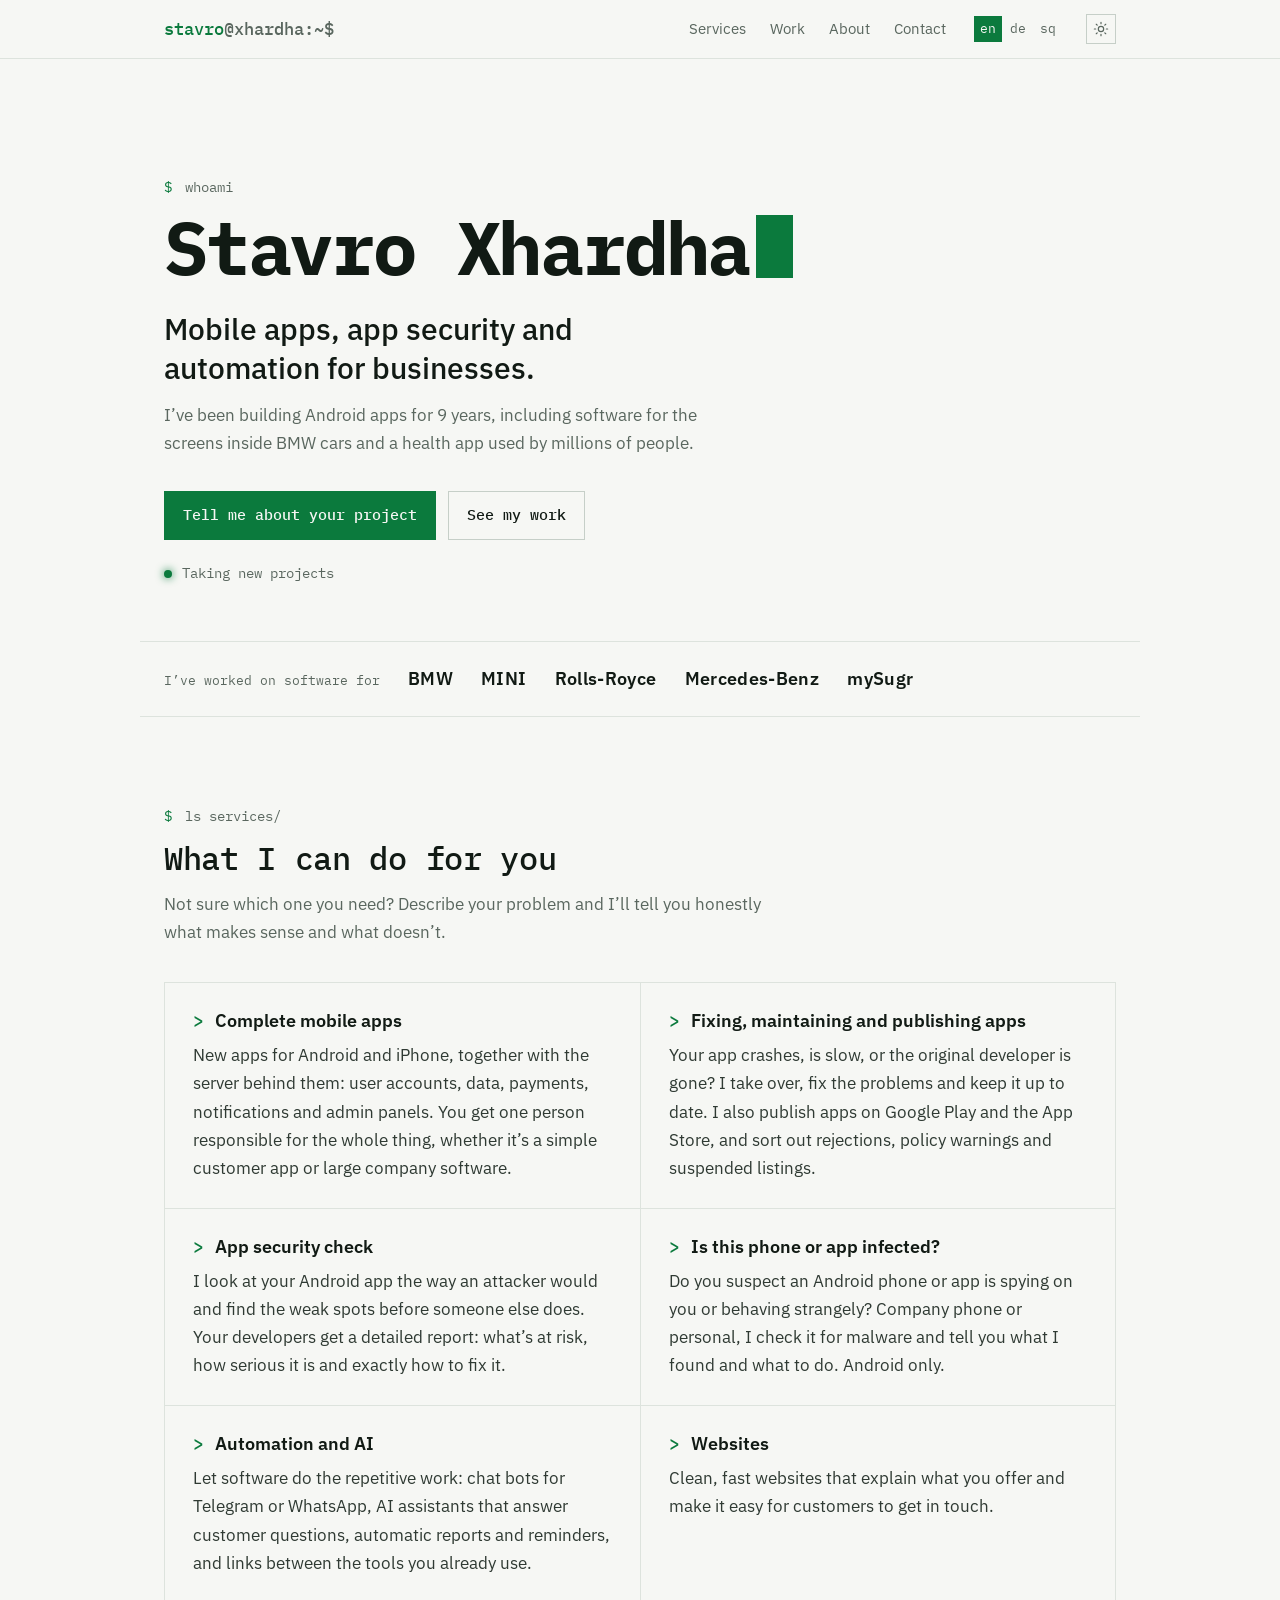
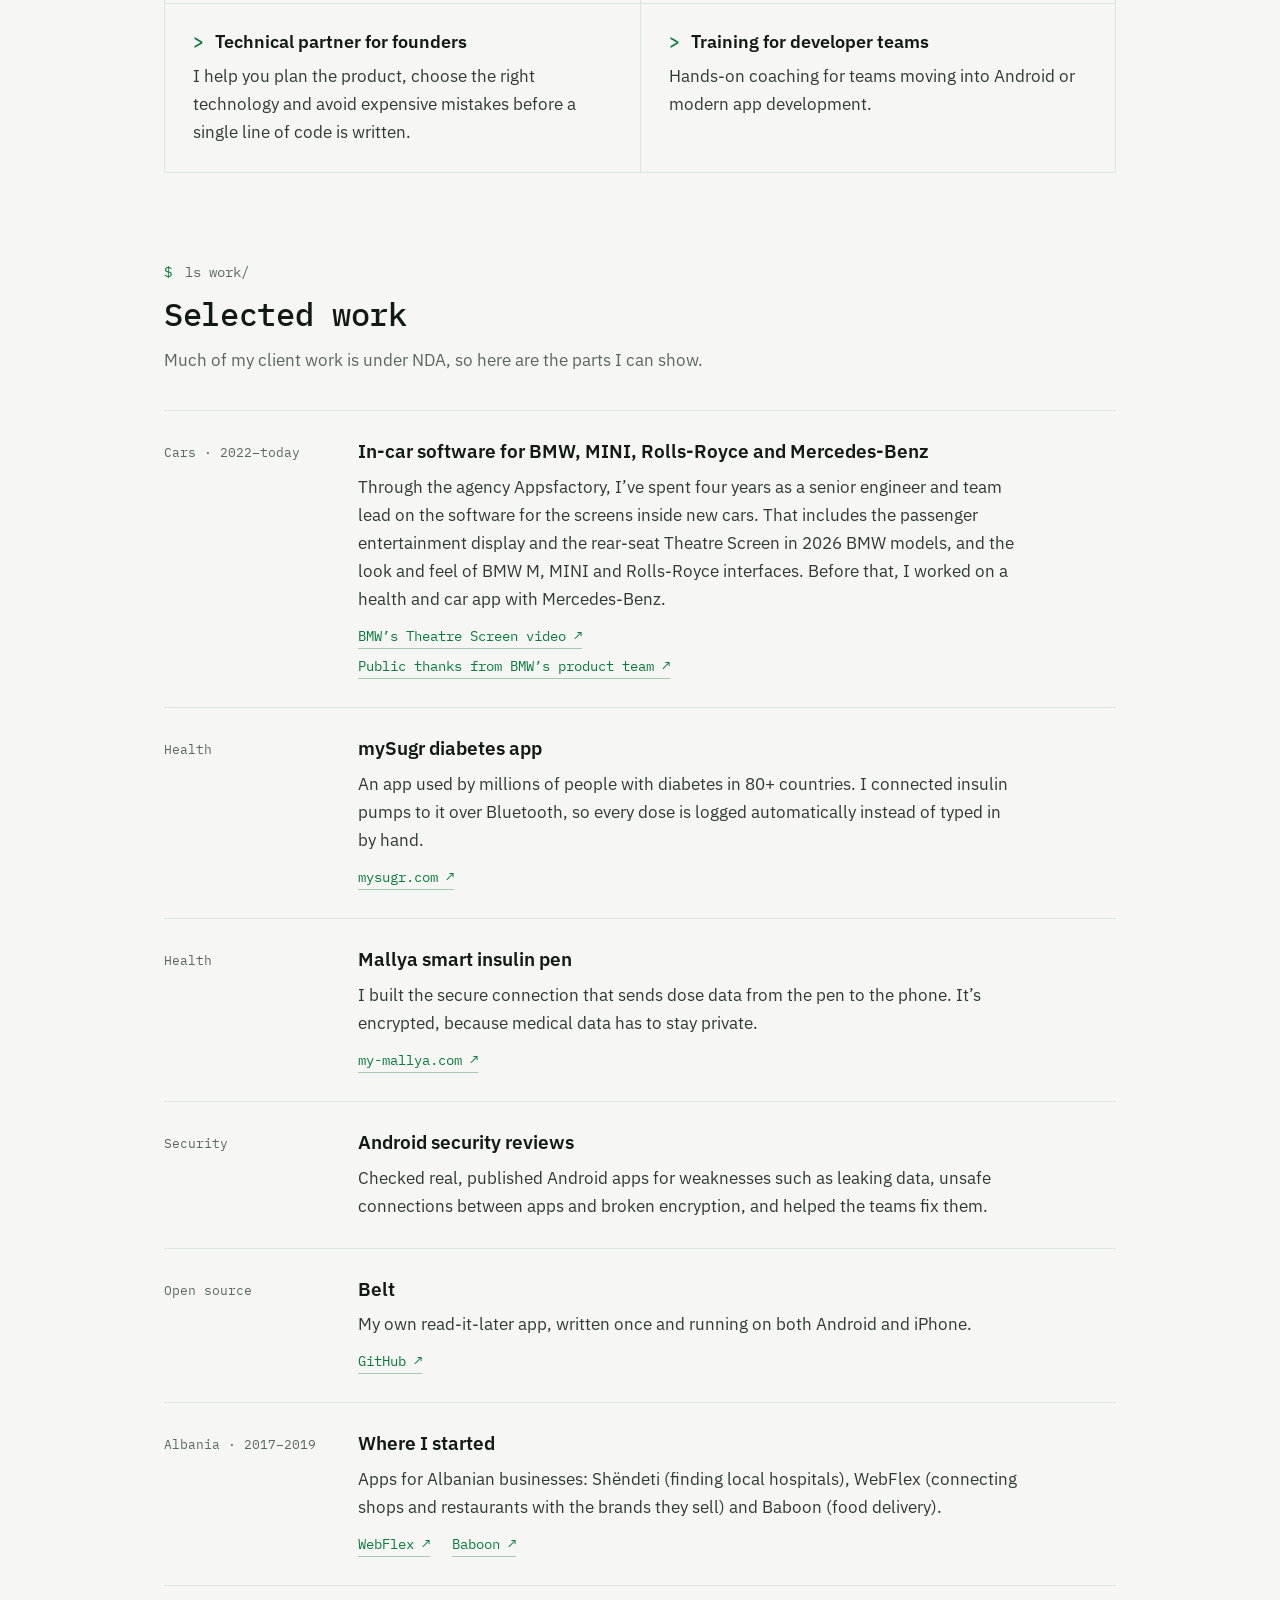
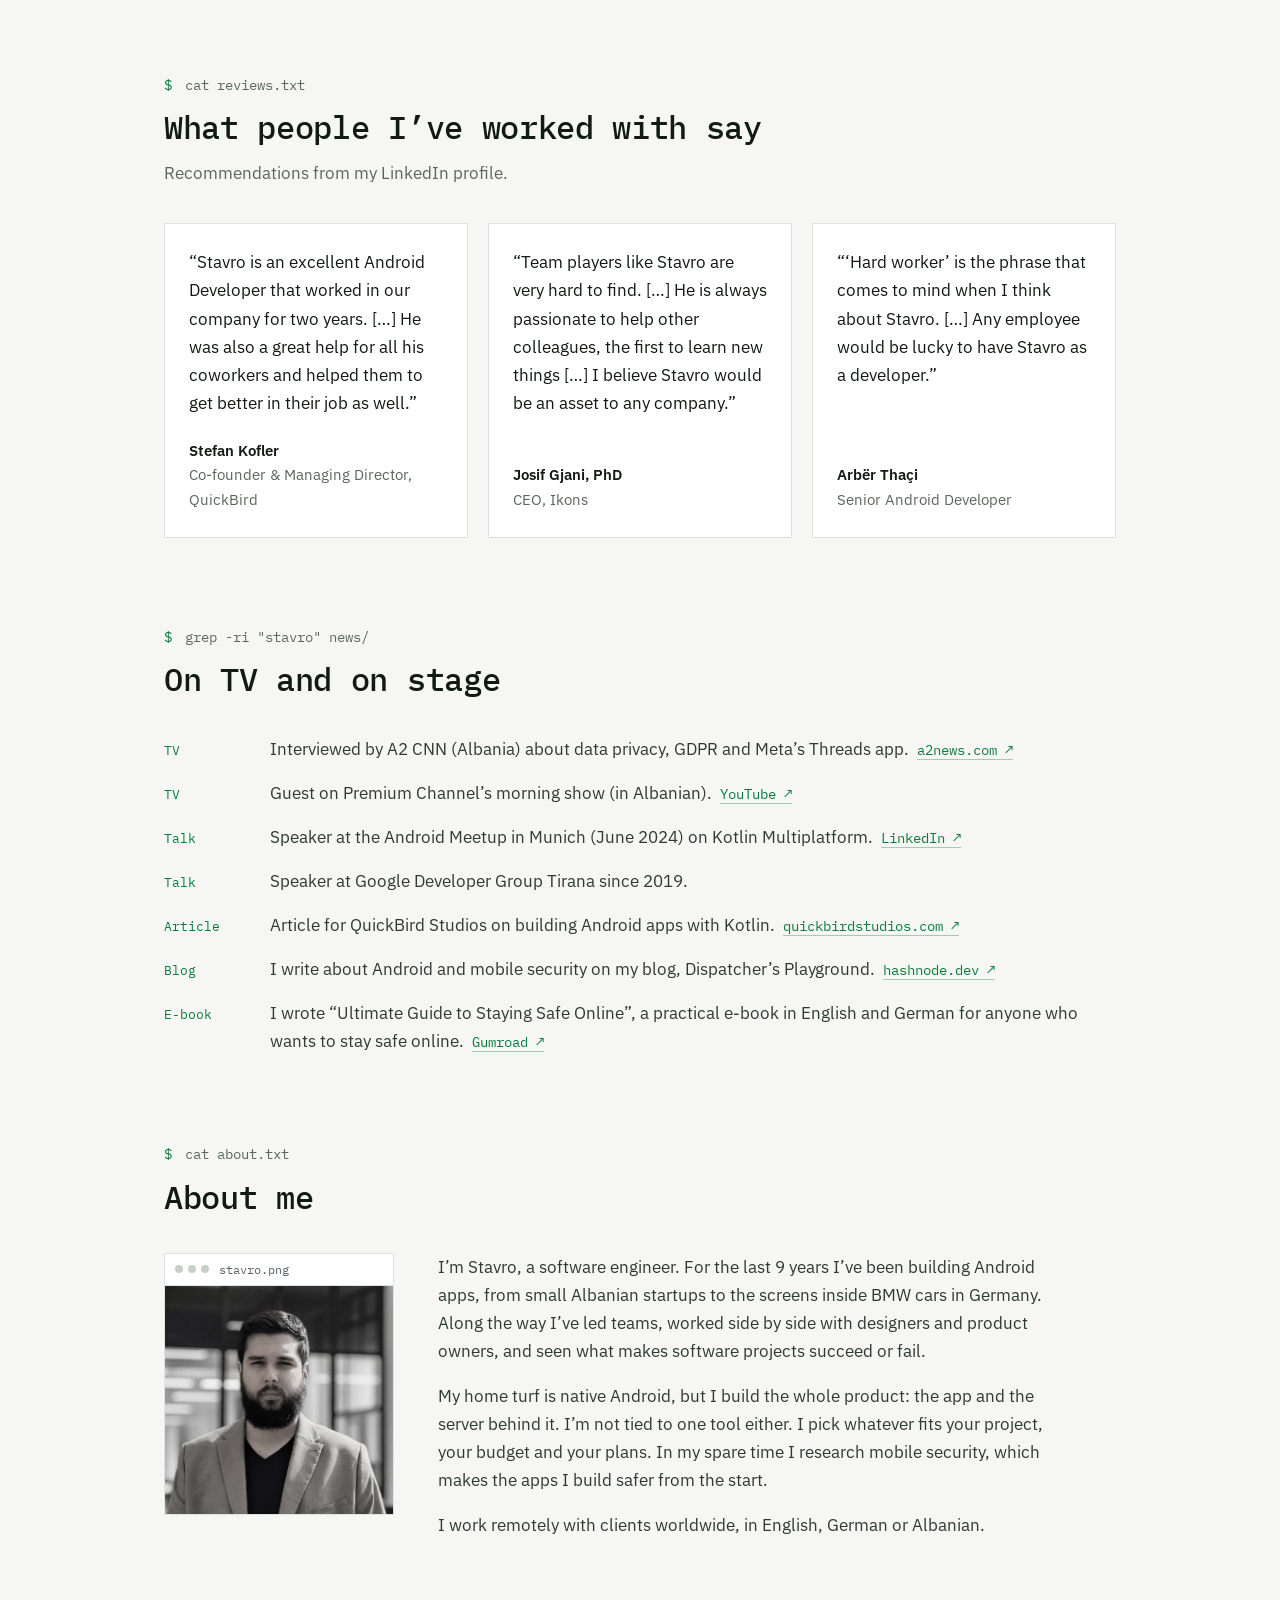
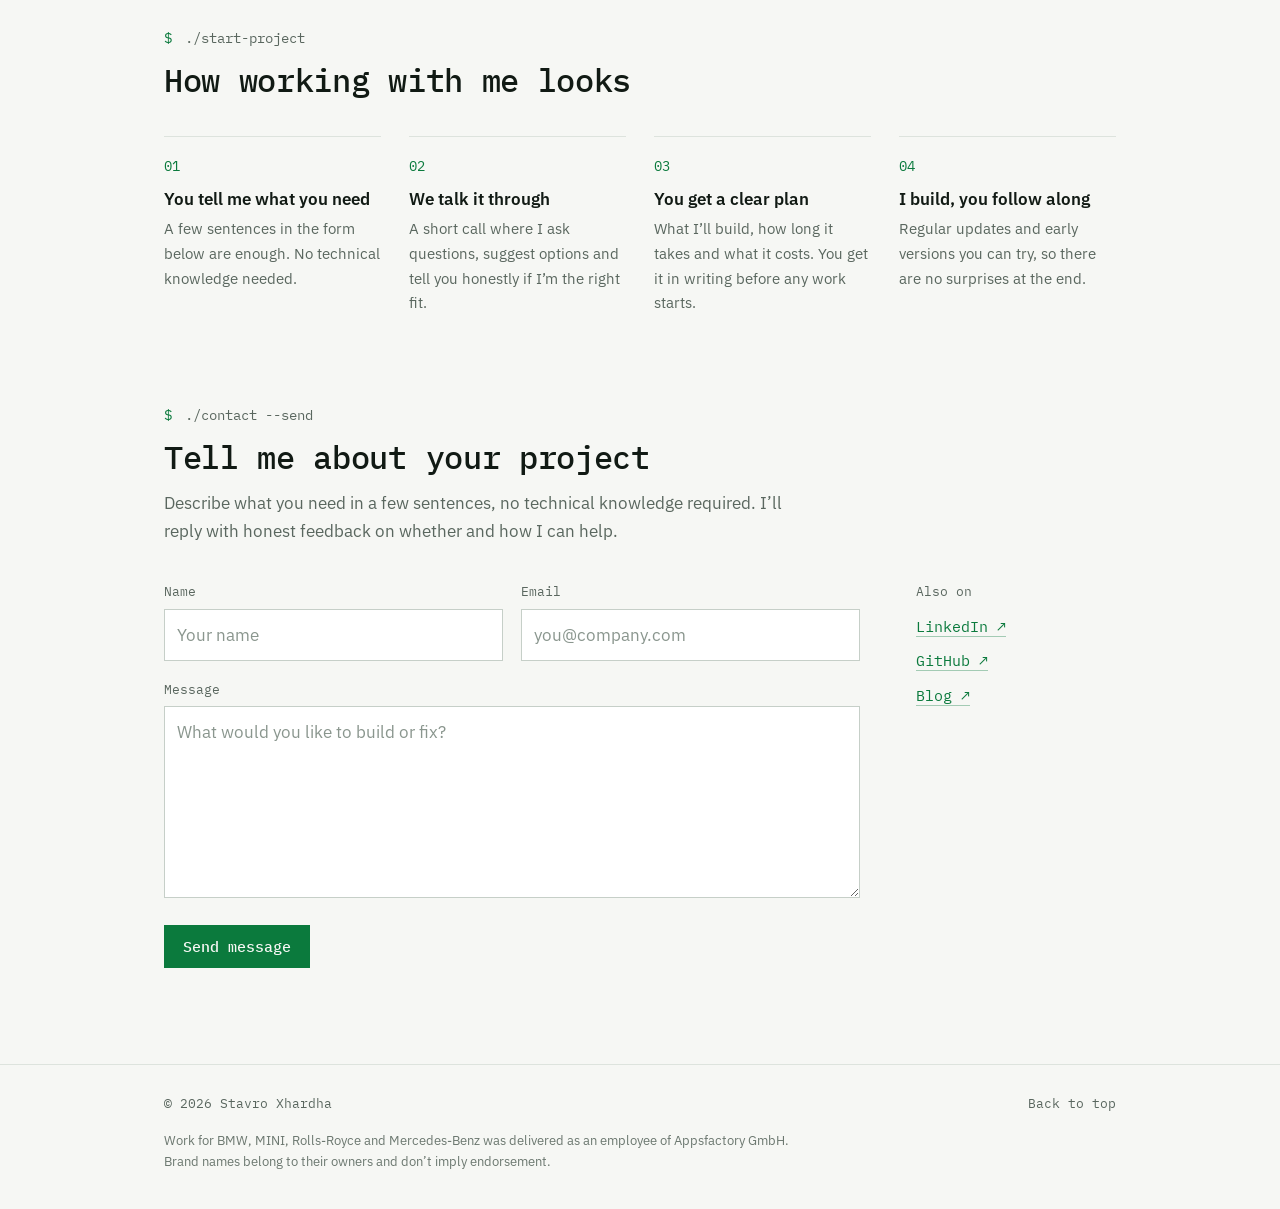
<file: index.html>
<!doctype html>
<html lang="en">
  <head>
    <meta charset="utf-8" />
    <link rel="icon" href="./favicon.svg" type="image/svg+xml" sizes="any" />
    <link rel="apple-touch-icon" href="./apple-touch-icon.png" />
    <meta name="viewport" content="width=device-width, initial-scale=1" />
    <meta name="color-scheme" content="dark light" />
    <meta
      name="description"
      content="Stavro Xhardha builds mobile apps, checks Android apps for security problems and automates work for businesses. 9 years of Android, including in-car software for BMW and a health app used by millions."
    />
    <title>Stavro Xhardha | Mobile apps, app security &amp; automation</title>
    <link rel="canonical" href="https://apksherlock.github.io/apksherlock/" />
    <meta name="robots" content="index,follow,max-image-preview:large" />
    <meta name="author" content="Stavro Xhardha" />
    <meta name="theme-color" content="#0b0d0c" />
    <script>
      // Pick the theme before first paint. A toggle click is remembered only while the
      // device theme stays the same as when it was clicked; otherwise follow the device.
      (() => {
        const system = matchMedia("(prefers-color-scheme: light)").matches ? "light" : "dark";
        let theme = system;
        try {
          const saved = localStorage.getItem("theme");
          if ((saved === "light" || saved === "dark") && localStorage.getItem("theme-system") === system) {
            theme = saved;
          } else {
            localStorage.removeItem("theme");
            localStorage.removeItem("theme-system");
          }
        } catch {}
        document.documentElement.dataset.theme = theme;
      })();
    </script>

    <meta property="og:site_name" content="Stavro Xhardha" />
    <meta property="og:type" content="website" />
    <meta property="og:title" content="Stavro Xhardha | Mobile apps, app security & automation" />
    <meta
      property="og:description"
      content="I build and maintain apps, check Android apps and phones for security problems, and automate repetitive work for businesses."
    />
    <meta property="og:url" content="https://apksherlock.github.io/apksherlock/" />
    <meta property="og:image" content="https://apksherlock.github.io/apksherlock/assets/images/og.png" />
    <meta property="og:image:width" content="1200" />
    <meta property="og:image:height" content="630" />
    <meta property="og:image:alt" content="Stavro Xhardha: mobile apps, app security and automation for businesses." />
    <meta property="og:locale" content="en_US" />
    <meta property="og:locale:alternate" content="de_DE" />
    <meta property="og:locale:alternate" content="sq_AL" />

    <meta name="twitter:card" content="summary_large_image" />
    <meta name="twitter:title" content="Stavro Xhardha | Mobile apps, app security & automation" />
    <meta
      name="twitter:description"
      content="I build and maintain apps, check Android apps and phones for security problems, and automate repetitive work for businesses."
    />
    <meta name="twitter:image" content="https://apksherlock.github.io/apksherlock/assets/images/og.png" />

    <script type="application/ld+json">
      {
        "@context": "https://schema.org",
        "@type": "Person",
        "name": "Stavro Xhardha",
        "jobTitle": "Software engineer for mobile apps, Android security and automation",
        "url": "https://apksherlock.github.io/apksherlock/",
        "knowsLanguage": ["en", "de", "sq"],
        "sameAs": [
          "https://www.linkedin.com/in/stavro-xhardha-64b98a153/",
          "https://github.com/apksherlock",
          "https://dispatchersdotplayground.hashnode.dev"
        ]
      }
    </script>

    <link rel="preconnect" href="https://fonts.googleapis.com" />
    <link rel="preconnect" href="https://fonts.gstatic.com" crossorigin />
    <link
      rel="stylesheet"
      href="https://fonts.googleapis.com/css2?family=IBM+Plex+Mono:wght@400;500;700&family=IBM+Plex+Sans:wght@400;500;600&display=swap"
    />

    <link rel="stylesheet" href="./css/style.css" />
  </head>
  <body>
    <a class="skip-link" href="#services" data-i18n="skip_to_content">Skip to content</a>

    <header class="topbar">
      <div class="container topbar__inner">
        <a class="topbar__brand" href="#top" data-scroll>
          <span class="accent">stavro</span><span class="dim">@xhardha:~$</span>
        </a>
        <nav class="topbar__nav" aria-label="Primary">
          <a href="#services" data-scroll data-i18n="nav_services">Services</a>
          <a href="#work" data-scroll data-i18n="nav_work">Work</a>
          <a href="#about" data-scroll data-i18n="nav_about">About</a>
          <a href="#contact" data-scroll data-i18n="nav_contact">Contact</a>
          <span class="lang" role="group" aria-label="Language">
            <button type="button" class="lang__btn is-active" data-lang-switch="en" aria-pressed="true">en</button>
            <button type="button" class="lang__btn" data-lang-switch="de" aria-pressed="false">de</button>
            <button type="button" class="lang__btn" data-lang-switch="sq" aria-pressed="false">sq</button>
          </span>
          <button type="button" class="theme-toggle" id="theme-toggle" aria-label="Switch to light mode">
            <svg class="theme-toggle__moon" viewBox="0 0 24 24" aria-hidden="true"><path d="M20 14.5A8 8 0 0 1 9.5 4a8 8 0 1 0 10.5 10.5z" /></svg>
            <svg class="theme-toggle__sun" viewBox="0 0 24 24" aria-hidden="true"><circle cx="12" cy="12" r="4" /><path d="M12 2v2M12 20v2M4.9 4.9l1.4 1.4M17.7 17.7l1.4 1.4M2 12h2M20 12h2M4.9 19.1l1.4-1.4M17.7 6.3l1.4-1.4" /></svg>
          </button>
        </nav>
      </div>
    </header>

    <main id="top">
      <section class="hero container">
        <p class="deco" aria-hidden="true"><span class="ps1">$</span> whoami</p>
        <h1 class="hero__name">Stavro Xhardha<span class="cursor" aria-hidden="true"></span></h1>
        <p class="hero__headline" data-i18n="hero_headline">
          Mobile apps, app security and automation for businesses.
        </p>
        <p class="hero__sub" data-i18n="hero_sub">
          I’ve been building Android apps for 9 years, including software for the screens inside BMW cars and a health app used by millions of people.
        </p>
        <div class="hero__actions">
          <a class="btn btn--solid" href="#contact" data-scroll data-i18n="hero_cta">Tell me about your project</a>
          <a class="btn" href="#work" data-scroll data-i18n="hero_cta2">See my work</a>
        </div>
        <p class="hero__status">
          <span class="status-dot" aria-hidden="true"></span>
          <span data-i18n="hero_status">Taking new projects</span>
        </p>
      </section>

      <div class="trust container">
        <p class="trust__label" data-i18n="trust_label">I’ve worked on software for</p>
        <ul class="trust__list">
          <li>BMW</li>
          <li>MINI</li>
          <li>Rolls-Royce</li>
          <li>Mercedes-Benz</li>
          <li>mySugr</li>
        </ul>
      </div>

      <section id="services" class="section container">
        <p class="deco" aria-hidden="true"><span class="ps1">$</span> ls services/</p>
        <h2 class="section__title" data-i18n="services_title">What I can do for you</h2>
        <p class="section__intro" data-i18n="services_intro">
          Not sure which one you need? Describe your problem and I’ll tell you honestly what makes sense and what doesn’t.
        </p>

        <ul class="services">
          <li>
            <h3 data-i18n="svc_apps_t">Complete mobile apps</h3>
            <p data-i18n="svc_apps_d">New apps for Android and iPhone, together with the server behind them: user accounts, data, payments, notifications and admin panels. You get one person responsible for the whole thing, whether it’s a simple customer app or large company software.</p>
          </li>
          <li>
            <h3 data-i18n="svc_maintain_t">Fixing, maintaining and publishing apps</h3>
            <p data-i18n="svc_maintain_d">Your app crashes, is slow, or the original developer is gone? I take over, fix the problems and keep it up to date. I also publish apps on Google Play and the App Store, and sort out rejections, policy warnings and suspended listings.</p>
          </li>
          <li>
            <h3 data-i18n="svc_security_t">App security check</h3>
            <p data-i18n="svc_security_d">I look at your Android app the way an attacker would and find the weak spots before someone else does. Your developers get a detailed report: what’s at risk, how serious it is and exactly how to fix it.</p>
          </li>
          <li>
            <h3 data-i18n="svc_malware_t">Is this phone or app infected?</h3>
            <p data-i18n="svc_malware_d">Do you suspect an Android phone or app is spying on you or behaving strangely? Company phone or personal, I check it for malware and tell you what I found and what to do. Android only.</p>
          </li>
          <li>
            <h3 data-i18n="svc_automation_t">Automation and AI</h3>
            <p data-i18n="svc_automation_d">Let software do the repetitive work: chat bots for Telegram or WhatsApp, AI assistants that answer customer questions, automatic reports and reminders, and links between the tools you already use.</p>
          </li>
          <li>
            <h3 data-i18n="svc_web_t">Websites</h3>
            <p data-i18n="svc_web_d">Clean, fast websites that explain what you offer and make it easy for customers to get in touch.</p>
          </li>
          <li>
            <h3 data-i18n="svc_partner_t">Technical partner for founders</h3>
            <p data-i18n="svc_partner_d">I help you plan the product, choose the right technology and avoid expensive mistakes before a single line of code is written.</p>
          </li>
          <li>
            <h3 data-i18n="svc_training_t">Training for developer teams</h3>
            <p data-i18n="svc_training_d">Hands-on coaching for teams moving into Android or modern app development.</p>
          </li>
        </ul>
      </section>

      <section id="work" class="section container">
        <p class="deco" aria-hidden="true"><span class="ps1">$</span> ls work/</p>
        <h2 class="section__title" data-i18n="work_title">Selected work</h2>
        <p class="section__intro" data-i18n="work_intro">
          Much of my client work is under NDA, so here are the parts I can show.
        </p>

        <ul class="work">
          <li class="work__row">
            <span class="work__tag" data-i18n="tag_cars">Cars · 2022–today</span>
            <div>
              <h3 class="work__name" data-i18n="work_bmw_t">In-car software for BMW, MINI, Rolls-Royce and Mercedes-Benz</h3>
              <p data-i18n="work_bmw_d">
                Through the agency Appsfactory, I’ve spent four years as a senior engineer and team lead on the software for the screens inside new cars. That includes the passenger entertainment display and the rear-seat Theatre Screen in 2026 BMW models, and the look and feel of BMW M, MINI and Rolls-Royce interfaces. Before that, I worked on a health and car app with Mercedes-Benz.
              </p>
              <p class="work__links">
                <a class="link" href="https://www.youtube.com/watch?v=YlBdHxKM9-o" target="_blank" rel="noreferrer" data-i18n="work_bmw_l1">BMW’s Theatre Screen video ↗</a>
                <a class="link" href="https://www.linkedin.com/feed/update/urn:li:ugcPost:7508996478296690689/" target="_blank" rel="noreferrer" data-i18n="work_bmw_l2">Public thanks from BMW’s product team ↗</a>
              </p>
            </div>
          </li>
          <li class="work__row">
            <span class="work__tag" data-i18n="tag_health">Health</span>
            <div>
              <h3 class="work__name" data-i18n="work_mysugr_t">mySugr diabetes app</h3>
              <p data-i18n="work_mysugr_d">
                An app used by millions of people with diabetes in 80+ countries. I connected insulin pumps to it over Bluetooth, so every dose is logged automatically instead of typed in by hand.
              </p>
              <p class="work__links">
                <a class="link" href="https://www.mysugr.com/en" target="_blank" rel="noreferrer">mysugr.com ↗</a>
              </p>
            </div>
          </li>
          <li class="work__row">
            <span class="work__tag" data-i18n="tag_health">Health</span>
            <div>
              <h3 class="work__name" data-i18n="work_mallya_t">Mallya smart insulin pen</h3>
              <p data-i18n="work_mallya_d">
                I built the secure connection that sends dose data from the pen to the phone. It’s encrypted, because medical data has to stay private.
              </p>
              <p class="work__links">
                <a class="link" href="https://my-mallya.com/en/" target="_blank" rel="noreferrer">my-mallya.com ↗</a>
              </p>
            </div>
          </li>
          <li class="work__row">
            <span class="work__tag" data-i18n="tag_security">Security</span>
            <div>
              <h3 class="work__name" data-i18n="work_security_t">Android security reviews</h3>
              <p data-i18n="work_security_d">
                Checked real, published Android apps for weaknesses such as leaking data, unsafe connections between apps and broken encryption, and helped the teams fix them.
              </p>
            </div>
          </li>
          <li class="work__row">
            <span class="work__tag" data-i18n="tag_oss">Open source</span>
            <div>
              <h3 class="work__name">Belt</h3>
              <p data-i18n="work_belt_d">
                My own read-it-later app, written once and running on both Android and iPhone.
              </p>
              <p class="work__links">
                <a class="link" href="https://github.com/apksherlock/belt" target="_blank" rel="noreferrer">GitHub ↗</a>
              </p>
            </div>
          </li>
          <li class="work__row">
            <span class="work__tag" data-i18n="tag_albania">Albania · 2017–2019</span>
            <div>
              <h3 class="work__name" data-i18n="work_albania_t">Where I started</h3>
              <p data-i18n="work_albania_d">
                Apps for Albanian businesses: Shëndeti (finding local hospitals), WebFlex (connecting shops and restaurants with the brands they sell) and Baboon (food delivery).
              </p>
              <p class="work__links">
                <a class="link" href="https://play.google.com/store/apps/details?id=al.logic.android.webflex" target="_blank" rel="noreferrer">WebFlex ↗</a>
                <a class="link" href="https://play.google.com/store/apps/dev?id=8705581167267915700" target="_blank" rel="noreferrer">Baboon ↗</a>
              </p>
            </div>
          </li>
        </ul>
      </section>

      <section id="reviews" class="section container">
        <p class="deco" aria-hidden="true"><span class="ps1">$</span> cat reviews.txt</p>
        <h2 class="section__title" data-i18n="reviews_title">What people I’ve worked with say</h2>
        <p class="section__intro" data-i18n="reviews_note">Recommendations from my LinkedIn profile.</p>

        <div class="reviews">
          <figure class="review" lang="en">
            <blockquote>
              “Stavro is an excellent Android Developer that worked in our company for two years. […] He was also a great help for all his coworkers and helped them to get better in their job as well.”
            </blockquote>
            <figcaption><strong>Stefan Kofler</strong><span>Co-founder &amp; Managing Director, QuickBird</span></figcaption>
          </figure>
          <figure class="review" lang="en">
            <blockquote>
              “Team players like Stavro are very hard to find. […] He is always passionate to help other colleagues, the first to learn new things […] I believe Stavro would be an asset to any company.”
            </blockquote>
            <figcaption><strong>Josif Gjani, PhD</strong><span>CEO, Ikons</span></figcaption>
          </figure>
          <figure class="review" lang="en">
            <blockquote>
              “‘Hard worker’ is the phrase that comes to mind when I think about Stavro. […] Any employee would be lucky to have Stavro as a developer.”
            </blockquote>
            <figcaption><strong>Arbër Thaçi</strong><span>Senior Android Developer</span></figcaption>
          </figure>
        </div>
      </section>

      <section id="media" class="section container">
        <p class="deco" aria-hidden="true"><span class="ps1">$</span> grep -ri "stavro" news/</p>
        <h2 class="section__title" data-i18n="media_title">On TV and on stage</h2>

        <ul class="media">
          <li>
            <span class="media__kind">TV</span>
            <p>
              <span data-i18n="media_a2">Interviewed by A2 CNN (Albania) about data privacy, GDPR and Meta’s Threads app.</span>
              <a class="link" href="https://a2news.com/threads-po-vendos-rekorde-por-ekspertet-jane-te-shqetesuar-per-privatesine-e-te-dhenave" target="_blank" rel="noopener noreferrer">a2news.com ↗</a>
            </p>
          </li>
          <li>
            <span class="media__kind">TV</span>
            <p>
              <span data-i18n="media_premium">Guest on Premium Channel’s morning show (in Albanian).</span>
              <a class="link" href="https://youtu.be/D8rP_ZZS8GU" target="_blank" rel="noopener noreferrer">YouTube ↗</a>
            </p>
          </li>
          <li>
            <span class="media__kind" data-i18n="kind_talk">Talk</span>
            <p>
              <span data-i18n="media_meetup">Speaker at the Android Meetup in Munich (June 2024) on Kotlin Multiplatform.</span>
              <a class="link" href="https://www.linkedin.com/posts/developers-kotlin-multiplatform-share-7204796335210848256-dAGO/" target="_blank" rel="noopener noreferrer">LinkedIn ↗</a>
            </p>
          </li>
          <li>
            <span class="media__kind" data-i18n="kind_talk">Talk</span>
            <p><span data-i18n="media_gdg">Speaker at Google Developer Group Tirana since 2019.</span></p>
          </li>
          <li>
            <span class="media__kind" data-i18n="kind_article">Article</span>
            <p>
              <span data-i18n="media_qb">Article for QuickBird Studios on building Android apps with Kotlin.</span>
              <a class="link" href="https://quickbirdstudios.com/blog/android-mvi-kotlin-coroutines-flow/" target="_blank" rel="noopener noreferrer">quickbirdstudios.com ↗</a>
            </p>
          </li>
          <li>
            <span class="media__kind">Blog</span>
            <p>
              <span data-i18n="media_blog">I write about Android and mobile security on my blog, Dispatcher’s Playground.</span>
              <a class="link" href="https://dispatchersdotplayground.hashnode.dev/" target="_blank" rel="noreferrer">hashnode.dev ↗</a>
            </p>
          </li>
          <li>
            <span class="media__kind">E-book</span>
            <p>
              <span data-i18n="media_guide">I wrote “Ultimate Guide to Staying Safe Online”, a practical e-book in English and German for anyone who wants to stay safe online.</span>
              <a class="link" href="https://stavro485.gumroad.com/l/taihui" target="_blank" rel="noopener noreferrer">Gumroad ↗</a>
            </p>
          </li>
        </ul>
      </section>

      <section id="about" class="section container">
        <p class="deco" aria-hidden="true"><span class="ps1">$</span> cat about.txt</p>
        <h2 class="section__title" data-i18n="about_title">About me</h2>

        <div class="about">
          <figure class="window">
            <figcaption class="window__bar" aria-hidden="true">
              <span class="window__dots"><i></i><i></i><i></i></span>
              stavro.png
            </figcaption>
            <img
              src="./assets/images/profile.jpg"
              alt="Portrait of Stavro Xhardha"
              loading="lazy"
              decoding="async"
            />
          </figure>

          <div class="about__text">
            <p data-i18n="about_p1">
              I’m Stavro, a software engineer. For the last 9 years I’ve been building Android apps, from small Albanian startups to the screens inside BMW cars in Germany. Along the way I’ve led teams, worked side by side with designers and product owners, and seen what makes software projects succeed or fail.
            </p>
            <p data-i18n="about_p2">
              My home turf is native Android, but I build the whole product: the app and the server behind it. I’m not tied to one tool either. I pick whatever fits your project, your budget and your plans. In my spare time I research mobile security, which makes the apps I build safer from the start.
            </p>
            <p data-i18n="about_p3">I work remotely with clients worldwide, in English, German or Albanian.</p>
          </div>
        </div>
      </section>

      <section id="process" class="section container">
        <p class="deco" aria-hidden="true"><span class="ps1">$</span> ./start-project</p>
        <h2 class="section__title" data-i18n="process_title">How working with me looks</h2>

        <ol class="steps">
          <li>
            <h3 data-i18n="step1_t">You tell me what you need</h3>
            <p data-i18n="step1_d">A few sentences in the form below are enough. No technical knowledge needed.</p>
          </li>
          <li>
            <h3 data-i18n="step2_t">We talk it through</h3>
            <p data-i18n="step2_d">A short call where I ask questions, suggest options and tell you honestly if I’m the right fit.</p>
          </li>
          <li>
            <h3 data-i18n="step3_t">You get a clear plan</h3>
            <p data-i18n="step3_d">What I’ll build, how long it takes and what it costs. You get it in writing before any work starts.</p>
          </li>
          <li>
            <h3 data-i18n="step4_t">I build, you follow along</h3>
            <p data-i18n="step4_d">Regular updates and early versions you can try, so there are no surprises at the end.</p>
          </li>
        </ol>
      </section>

      <section id="contact" class="section container">
        <p class="deco" aria-hidden="true"><span class="ps1">$</span> ./contact --send</p>
        <h2 class="section__title" data-i18n="contact_title">Tell me about your project</h2>
        <p class="section__intro" data-i18n="contact_sub">
          Describe what you need in a few sentences, no technical knowledge required. I’ll reply with honest feedback on whether and how I can help.
        </p>

        <div class="contact">
          <form
            id="my-form"
            class="form"
            method="POST"
            novalidate
            action="https://contact-relay.apksherlock.workers.dev"
            data-endpoint="https://contact-relay.apksherlock.workers.dev"
            data-turnstile-sitekey="0x4AAAAAAFTtH7mfr1z4t726"
          >
            <!-- Honeypot: hidden from people, bots fill it in and get silently dropped -->
            <label class="hp" aria-hidden="true">
              Leave this empty
              <input name="_gotcha" tabindex="-1" autocomplete="off" />
            </label>

            <div class="form__row">
              <label class="field">
                <span class="field__label" data-i18n="contact_name_label">Name</span>
                <input
                  class="field__input"
                  name="name"
                  autocomplete="name"
                  maxlength="100"
                  placeholder="Your name"
                  data-i18n-placeholder="contact_name_placeholder"
                  required
                />
                <span class="field__error" data-field-error="name" hidden></span>
              </label>
              <label class="field">
                <span class="field__label" data-i18n="contact_email_label">Email</span>
                <input
                  class="field__input"
                  type="email"
                  name="email"
                  autocomplete="email"
                  maxlength="200"
                  placeholder="you@company.com"
                  data-i18n-placeholder="contact_email_placeholder"
                  required
                />
                <span class="field__error" data-field-error="email" hidden></span>
              </label>
            </div>
            <label class="field">
              <span class="field__label" data-i18n="contact_message_label">Message</span>
              <textarea
                class="field__input"
                name="message"
                rows="6"
                maxlength="3500"
                placeholder="What would you like to build or fix?"
                data-i18n-placeholder="contact_message_placeholder"
                required
              ></textarea>
              <span class="field__error" data-field-error="message" hidden></span>
            </label>

            <div class="turnstile" hidden></div>

            <button class="btn btn--solid" type="submit" id="form-submit-btn" data-i18n="contact_send_button">Send message</button>

            <p class="form-message form-message--success" id="form-msg-success" role="status" aria-live="polite" hidden>
              <span class="accent">✓</span> <span data-i18n="contact_form_success">Thanks! Your message has been sent.</span>
            </p>
            <p class="form-message form-message--error" id="form-msg-error" role="alert" aria-live="assertive" hidden>
              ✗ <span id="form-msg-error-text" data-i18n="contact_form_error_generic">Something went wrong. Please try again.</span>
            </p>
          </form>

          <div class="links">
            <h3 class="links__title" data-i18n="links_title">Also on</h3>
            <ul>
              <li><a class="link" href="https://www.linkedin.com/in/stavro-xhardha-64b98a153/" target="_blank" rel="noreferrer">LinkedIn ↗</a></li>
              <li><a class="link" href="https://github.com/apksherlock" target="_blank" rel="noreferrer">GitHub ↗</a></li>
              <li><a class="link" href="https://dispatchersdotplayground.hashnode.dev/" target="_blank" rel="noreferrer">Blog ↗</a></li>
            </ul>
          </div>
        </div>
      </section>
    </main>

    <footer class="footer">
      <div class="container">
        <div class="footer__inner">
          <span>© <span id="year"></span> Stavro Xhardha</span>
          <a href="#top" data-scroll data-i18n="footer_back_to_top">Back to top</a>
        </div>
        <p class="footer__note" data-i18n="footer_note">
          Work for BMW, MINI, Rolls-Royce and Mercedes-Benz was delivered as an employee of Appsfactory GmbH. Brand names belong to their owners and don’t imply endorsement.
        </p>
      </div>
    </footer>

    <script src="./js/script.js" defer></script>
  </body>
</html>
</file>
<file: css/style.css>
/* Terminal-flavoured theme — dark (default) and light, phosphor green accent.
   Mono for headings and decoration, sans for reading text.
   The theme is set on <html data-theme> by an inline script in index.html. */

:root{
  color-scheme:dark;
  --bg:#0b0d0c;
  --bg-raised:#111513;
  --fg:#e1e8e3;
  --body:#bfc9c2;
  --dim:#7d8a82;
  --faint:#5f6b64;
  --line:#1f2723;
  --line-strong:#2a332e;
  --placeholder:#59645d;
  --accent:#4ef08e;
  --link-line:rgba(78,240,142,.3);
  --topbar:rgba(11,13,12,.92);
  --error:#ff6b6b;
  --max:1000px;
  --mono:"IBM Plex Mono",ui-monospace,SFMono-Regular,Menlo,Consolas,monospace;
  --sans:"IBM Plex Sans",system-ui,-apple-system,"Segoe UI",Roboto,sans-serif;
}

/* Light: same layout, darker green so text links stay readable on white */
:root[data-theme="light"]{
  color-scheme:light;
  --bg:#f6f7f4;
  --bg-raised:#ffffff;
  --fg:#111a14;
  --body:#2f3a33;
  --dim:#5a675f;
  --faint:#6b776f;
  --line:#dde3dd;
  --line-strong:#c6cfc8;
  --placeholder:#8a968e;
  --accent:#0b7a3d;
  --link-line:rgba(11,122,61,.35);
  --topbar:rgba(246,247,244,.92);
  --error:#c62828;
}

*{box-sizing:border-box}
html{scroll-behavior:smooth;scroll-padding-top:72px;background:var(--bg)}

::selection{background:var(--accent);color:var(--bg)}

body{
  margin:0;
  background:var(--bg);
  color:var(--body);
  font-family:var(--sans);
  font-size:17px;
  line-height:1.65;
  -webkit-font-smoothing:antialiased;
}

a{color:inherit;text-decoration:none}
p,h1,h2,h3,ul,ol,figure,blockquote{margin:0}
ul,ol{padding:0;list-style:none}
.container{max-width:var(--max);margin:0 auto;padding:0 24px}

.accent{color:var(--accent)}
.dim{color:var(--dim)}

.link{
  color:var(--accent);
  border-bottom:1px solid var(--link-line);
  transition:border-color .15s ease;
}
.link:hover{border-bottom-color:var(--accent)}

.skip-link{
  position:absolute;left:-999px;top:12px;
  padding:8px 12px;
  background:var(--accent);color:var(--bg);
}
.skip-link:focus{left:12px;z-index:100}

:focus-visible{outline:1px dashed var(--accent);outline-offset:3px}

/* TOP BAR */
.topbar{
  position:sticky;
  top:0;
  z-index:10;
  background:var(--topbar);
  border-bottom:1px solid var(--line);
  backdrop-filter:blur(6px);
}
.topbar__inner{
  display:flex;
  justify-content:space-between;
  align-items:center;
  gap:16px;
  height:58px;
}
.topbar__brand{font-family:var(--mono);font-weight:500;white-space:nowrap}
.topbar__nav{display:flex;align-items:center;gap:24px;font-size:15px}
.topbar__nav > a{color:var(--dim);transition:color .15s ease}
.topbar__nav > a:hover{color:var(--fg)}

.lang{display:flex;gap:2px;margin-left:4px;font-family:var(--mono);font-size:13px}
.lang__btn{
  padding:2px 6px;
  border:0;
  background:none;
  color:var(--dim);
  font:inherit;
  cursor:pointer;
}
.lang__btn:hover{color:var(--fg)}
.lang__btn.is-active{color:var(--bg);background:var(--accent)}

.theme-toggle{
  display:grid;
  place-items:center;
  width:30px;height:30px;
  padding:0;
  border:1px solid var(--line-strong);
  background:none;
  color:var(--dim);
  cursor:pointer;
  transition:color .15s ease,border-color .15s ease;
}
.theme-toggle:hover{color:var(--accent);border-color:var(--accent)}
.theme-toggle svg{width:16px;height:16px;fill:none;stroke:currentColor;stroke-width:1.8;stroke-linecap:round}
.theme-toggle__sun{display:none}
[data-theme="light"] .theme-toggle__sun{display:block}
[data-theme="light"] .theme-toggle__moon{display:none}

/* SHARED */
.deco{
  margin-bottom:10px;
  font-family:var(--mono);
  font-size:14px;
  color:var(--dim);
}
.ps1{color:var(--accent);margin-right:.6ch}

.section{padding:88px 24px 0}
.section__title{
  font-family:var(--mono);
  font-size:clamp(1.5rem,1.2rem + 1.2vw,2rem);
  font-weight:500;
  line-height:1.25;
  letter-spacing:-.01em;
  color:var(--fg);
}
.section__intro{max-width:62ch;margin-top:12px;color:var(--dim)}
.section__title + *:not(.section__intro),
.section__intro + *{margin-top:36px}

.btn{
  display:inline-block;
  padding:11px 18px;
  border:1px solid var(--line-strong);
  background:none;
  color:var(--fg);
  font-family:var(--mono);
  font-size:15px;
  font-weight:500;
  cursor:pointer;
  transition:border-color .15s ease,background .15s ease,color .15s ease;
}
.btn:hover{border-color:var(--accent);color:var(--accent)}
.btn--solid{background:var(--accent);border-color:var(--accent);color:var(--bg)}
.btn--solid:hover{background:transparent;color:var(--accent)}
.btn:disabled{opacity:.5;cursor:not-allowed}

/* HERO */
.hero{padding-top:clamp(72px,13vh,140px);padding-bottom:56px}
.hero__name{
  font-family:var(--mono);
  font-size:clamp(2rem,1.1rem + 5vw,4.6rem);
  font-weight:700;
  line-height:1.05;
  letter-spacing:-.03em;
  color:var(--fg);
}
.cursor{
  display:inline-block;
  width:.5em;
  height:.85em;
  margin-left:.1em;
  vertical-align:-.04em;
  background:var(--accent);
  animation:blink 1.1s steps(1) infinite;
}
.hero__headline{
  max-width:26ch;
  margin-top:24px;
  font-size:clamp(1.35rem,1.05rem + 1.1vw,1.85rem);
  font-weight:500;
  line-height:1.3;
  color:var(--fg);
}
.hero__sub{max-width:58ch;margin-top:14px;color:var(--dim)}
.hero__actions{display:flex;flex-wrap:wrap;gap:12px;margin-top:34px}
.hero__status{
  display:flex;
  align-items:center;
  gap:10px;
  margin-top:22px;
  font-family:var(--mono);
  font-size:14px;
  color:var(--dim);
}
.status-dot{width:8px;height:8px;border-radius:50%;background:var(--accent);box-shadow:0 0 8px var(--accent)}

/* TRUST STRIP */
.trust{
  display:flex;
  flex-wrap:wrap;
  align-items:baseline;
  gap:10px 28px;
  padding-top:22px;
  padding-bottom:22px;
  border-top:1px solid var(--line);
  border-bottom:1px solid var(--line);
}
.trust__label{font-family:var(--mono);font-size:13px;color:var(--dim)}
.trust__list{display:flex;flex-wrap:wrap;gap:8px 28px}
.trust__list li{font-weight:600;font-size:18px;letter-spacing:.02em;color:var(--fg)}

/* SERVICES */
.services{
  display:grid;
  grid-template-columns:repeat(2,minmax(0,1fr));
  gap:1px;
  background:var(--line);
  border:1px solid var(--line);
}
.services li{padding:26px 28px;background:var(--bg)}
.services h3{margin-bottom:8px;font-size:18px;font-weight:600;line-height:1.35;color:var(--fg)}
.services h3::before{content:"> ";font-family:var(--mono);font-weight:500;color:var(--accent)}

/* WORK */
.work{border-top:1px solid var(--line)}
.work__row{
  display:grid;
  grid-template-columns:170px 1fr;
  gap:24px;
  padding:28px 0;
  border-bottom:1px solid var(--line);
}
.work__tag{padding-top:3px;font-family:var(--mono);font-size:13px;color:var(--dim)}
.work__name{margin-bottom:8px;font-size:19px;font-weight:600;line-height:1.35;color:var(--fg)}
.work__row p{max-width:66ch}
.work__links{display:flex;flex-wrap:wrap;gap:6px 22px;margin-top:12px;font-family:var(--mono);font-size:14px}

/* REVIEWS */
.reviews{display:grid;grid-template-columns:repeat(3,minmax(0,1fr));gap:20px}
.review{
  display:flex;
  flex-direction:column;
  justify-content:space-between;
  gap:22px;
  padding:24px;
  border:1px solid var(--line);
  background:var(--bg-raised);
}
.review blockquote{color:var(--fg)}
.review figcaption{display:grid;font-size:15px}
.review strong{font-weight:600;color:var(--fg)}
.review span{color:var(--dim)}

/* MEDIA */
.media{display:grid;gap:16px}
.media li{display:grid;grid-template-columns:90px 1fr;gap:16px;align-items:baseline}
.media__kind{font-family:var(--mono);font-size:13px;color:var(--accent)}
.media .link{margin-left:.5ch;font-family:var(--mono);font-size:14px;white-space:nowrap}

/* ABOUT */
.about{display:grid;grid-template-columns:230px 1fr;gap:44px;align-items:start}
.about__text{max-width:64ch}
.about__text p + p{margin-top:1em}

.window{border:1px solid var(--line);background:var(--bg-raised)}
.window__bar{
  display:flex;
  align-items:center;
  gap:10px;
  padding:6px 10px;
  border-bottom:1px solid var(--line);
  font-family:var(--mono);
  font-size:12px;
  color:var(--dim);
}
.window__dots{display:flex;gap:5px}
.window__dots i{width:8px;height:8px;border-radius:50%;background:var(--line-strong)}
.window img{display:block;width:100%;aspect-ratio:1/1;object-fit:cover;object-position:50% 25%}

/* PROCESS */
.steps{
  display:grid;
  grid-template-columns:repeat(4,minmax(0,1fr));
  gap:28px;
  counter-reset:step;
}
.steps li{padding-top:18px;border-top:1px solid var(--line);counter-increment:step}
.steps li::before{
  content:"0" counter(step);
  display:block;
  margin-bottom:10px;
  font-family:var(--mono);
  font-size:14px;
  color:var(--accent);
}
.steps h3{margin-bottom:6px;font-size:17px;font-weight:600;line-height:1.35;color:var(--fg)}
.steps p{font-size:15px;color:var(--dim)}

/* CONTACT */
.contact{display:grid;grid-template-columns:1fr 200px;gap:56px;align-items:start}
.form{display:grid;gap:18px}
.form__row{display:grid;grid-template-columns:1fr 1fr;gap:18px}
.field{display:block}
.field__label{display:block;margin-bottom:6px;font-family:var(--mono);font-size:13px;color:var(--dim)}
.field__input{
  width:100%;
  padding:11px 12px;
  border:1px solid var(--line-strong);
  background:var(--bg-raised);
  color:var(--fg);
  font:inherit;
  caret-color:var(--accent);
  outline:none;
  transition:border-color .15s ease;
}
.field__input::placeholder{color:var(--placeholder)}
.field__input:focus{border-color:var(--accent)}
textarea.field__input{resize:vertical;min-height:150px}
.field__error{display:block;margin-top:6px;font-size:14px;color:var(--error)}
.field__error:empty,.field__error[hidden]{display:none}
.form .btn{justify-self:start}

.form-message[hidden]{display:none}
.form-message--error{color:var(--error)}

.links__title{margin-bottom:12px;font-family:var(--mono);font-size:13px;font-weight:400;color:var(--dim)}
.links ul{display:grid;gap:10px;font-family:var(--mono);font-size:15px}

/* FOOTER */
.footer{margin-top:96px;padding:28px 0 36px;border-top:1px solid var(--line);font-family:var(--mono);font-size:13px;color:var(--dim)}
.footer__inner{display:flex;justify-content:space-between;flex-wrap:wrap;gap:12px}
.footer a:hover{color:var(--accent)}
.footer__note{max-width:80ch;margin-top:16px;font-family:var(--sans);font-size:13px;color:var(--faint)}

@keyframes blink{50%{opacity:0}}

@media (prefers-reduced-motion:reduce){
  html{scroll-behavior:auto}
  .cursor{animation:none}
}

/* RESPONSIVE */
@media (max-width:900px){
  .reviews{grid-template-columns:1fr}
  .steps{grid-template-columns:repeat(2,minmax(0,1fr))}
  .contact{grid-template-columns:1fr;gap:36px}
}
@media (max-width:720px){
  body{font-size:16px}
  .topbar__inner{height:auto;padding-top:10px;padding-bottom:10px;flex-direction:column;align-items:flex-start;gap:4px}
  .topbar__nav{gap:16px;flex-wrap:wrap}
  html{scroll-padding-top:100px}
  .section{padding-top:64px}
  .services{grid-template-columns:1fr}
  .services li{padding:22px 20px}
  .work__row{grid-template-columns:1fr;gap:6px}
  .media li{grid-template-columns:1fr;gap:2px}
  .about{grid-template-columns:1fr;gap:28px}
  .window{max-width:220px}
  .steps{grid-template-columns:1fr}
  .form__row{grid-template-columns:1fr}
}

/* Form honeypot: kept in the DOM for bots, moved out of sight for people */
.hp{position:absolute;left:-9999px;width:1px;height:1px;overflow:hidden}
</file>
